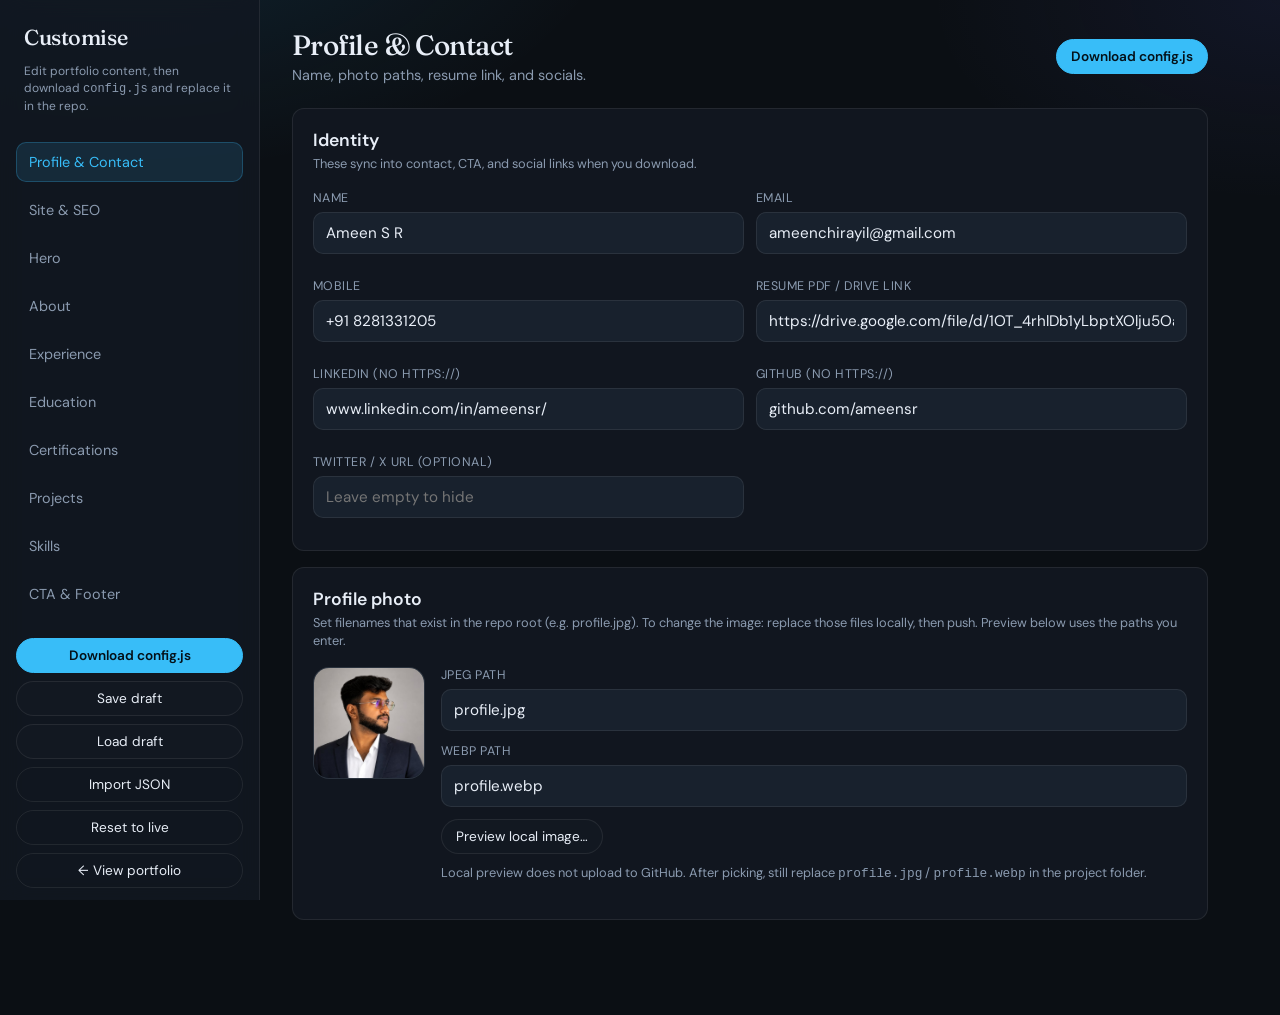
<file: admin/index.html>
<!DOCTYPE html>
<html lang="en">
<head>
    <meta charset="UTF-8">
    <meta name="viewport" content="width=device-width, initial-scale=1.0">
    <title>Portfolio Customisation</title>
    <link rel="preconnect" href="https://fonts.googleapis.com">
    <link rel="preconnect" href="https://fonts.gstatic.com" crossorigin>
    <link href="https://fonts.googleapis.com/css2?family=DM+Sans:opsz,wght@9..40,400;9..40,500;9..40,600&family=Fraunces:opsz,wght@9..144,500;9..144,600&display=swap" rel="stylesheet">
    <link rel="stylesheet" href="admin.css">
</head>
<body>
    <aside class="sidebar">
        <p class="brand">Customise</p>
        <p class="brand-sub">Edit portfolio content, then download <code>config.js</code> and replace it in the repo.</p>
        <button type="button" class="nav-btn active" data-panel="profile">Profile &amp; Contact</button>
        <button type="button" class="nav-btn" data-panel="site">Site &amp; SEO</button>
        <button type="button" class="nav-btn" data-panel="hero">Hero</button>
        <button type="button" class="nav-btn" data-panel="about">About</button>
        <button type="button" class="nav-btn" data-panel="experience">Experience</button>
        <button type="button" class="nav-btn" data-panel="education">Education</button>
        <button type="button" class="nav-btn" data-panel="certs">Certifications</button>
        <button type="button" class="nav-btn" data-panel="projects">Projects</button>
        <button type="button" class="nav-btn" data-panel="skills">Skills</button>
        <button type="button" class="nav-btn" data-panel="cta">CTA &amp; Footer</button>
        <div class="sidebar-actions">
            <button type="button" class="btn btn-primary" id="btn-download">Download config.js</button>
            <button type="button" class="btn" id="btn-save-draft">Save draft</button>
            <button type="button" class="btn" id="btn-load-draft">Load draft</button>
            <button type="button" class="btn btn-ghost" id="btn-import">Import JSON</button>
            <button type="button" class="btn btn-ghost" id="btn-reset">Reset to live</button>
            <a class="btn btn-ghost" href="../index.html" style="text-align:center;">← View portfolio</a>
        </div>
    </aside>

    <main class="main">
        <div class="topbar">
            <div>
                <h1 id="panel-title">Profile &amp; Contact</h1>
                <p id="panel-desc">Name, photo paths, resume link, and socials.</p>
            </div>
            <div class="actions">
                <button type="button" class="btn btn-primary" id="btn-download-top">Download config.js</button>
            </div>
        </div>

        <!-- PROFILE -->
        <section class="panel active" id="panel-profile">
            <div class="card">
                <h2>Identity</h2>
                <p class="hint">These sync into contact, CTA, and social links when you download.</p>
                <div class="grid-2">
                    <label class="field">Name<input type="text" data-path="common.name"></label>
                    <label class="field">Email<input type="email" data-path="common.email"></label>
                    <label class="field">Mobile<input type="text" data-path="common.mobile"></label>
                    <label class="field">Resume PDF / Drive link<input type="url" data-path="common.resumeLink"></label>
                    <label class="field">LinkedIn (no https://)<input type="text" data-path="common.linkedin" placeholder="www.linkedin.com/in/..."></label>
                    <label class="field">GitHub (no https://)<input type="text" data-path="common.github" placeholder="github.com/..."></label>
                    <label class="field">Twitter / X URL (optional)<input type="text" data-path="common.twitter" placeholder="Leave empty to hide"></label>
                </div>
            </div>
            <div class="card">
                <h2>Profile photo</h2>
                <p class="hint">Set filenames that exist in the repo root (e.g. profile.jpg). To change the image: replace those files locally, then push. Preview below uses the paths you enter.</p>
                <div class="photo-row">
                    <img id="photo-preview" class="photo-preview" src="../profile.jpg" alt="Profile preview">
                    <div style="flex:1; min-width:220px;">
                        <label class="field">JPEG path<input type="text" data-path="config.profilePicture" id="photo-jpg"></label>
                        <label class="field">WebP path<input type="text" data-path="config.profilePictureWebp" id="photo-webp"></label>
                        <input type="file" id="photo-file" class="hidden-file" accept="image/*">
                        <button type="button" class="btn" id="btn-pick-photo">Preview local image…</button>
                        <p class="hint" style="margin-top:10px;">Local preview does not upload to GitHub. After picking, still replace <code>profile.jpg</code> / <code>profile.webp</code> in the project folder.</p>
                    </div>
                </div>
            </div>
        </section>

        <!-- SITE -->
        <section class="panel" id="panel-site">
            <div class="card">
                <h2>SEO &amp; branding</h2>
                <p class="hint">Browser title, meta tags, and Open Graph.</p>
                <label class="field">Display name (nav)<input type="text" data-path="config.site.name"></label>
                <label class="field">Page title<input type="text" data-path="config.site.title"></label>
                <label class="field">Meta description<textarea data-path="config.site.description"></textarea></label>
                <div class="grid-2">
                    <label class="field">Author<input type="text" data-path="config.site.author"></label>
                    <label class="field">OG title<input type="text" data-path="config.site.ogTitle"></label>
                </div>
                <label class="field">OG description<textarea data-path="config.site.ogDescription"></textarea></label>
                <div class="grid-2">
                    <label class="field">Site URL<input type="url" data-path="config.site.ogUrl"></label>
                    <label class="field">OG image URL<input type="url" data-path="config.site.ogImage"></label>
                </div>
            </div>
        </section>

        <!-- HERO -->
        <section class="panel" id="panel-hero">
            <div class="card">
                <h2>Hero content</h2>
                <p class="hint">HTML allowed in title and description (e.g. &lt;br&gt;, &lt;span&gt;).</p>
                <label class="field">Eyebrow<input type="text" data-path="config.hero.eyebrow"></label>
                <label class="field">Title HTML<textarea class="tall" data-path="config.hero.titleHtml"></textarea></label>
                <label class="field">Description HTML<textarea data-path="config.hero.description"></textarea></label>
                <div class="grid-2">
                    <label class="field">Primary CTA label<input type="text" data-path="config.hero.primaryCta.label"></label>
                    <label class="field">Primary CTA link<input type="text" data-path="config.hero.primaryCta.href"></label>
                    <label class="field">Secondary CTA label<input type="text" data-path="config.hero.secondaryCta.label"></label>
                    <label class="field">Left label<input type="text" data-path="config.hero.labelLeft"></label>
                    <label class="field">Right label<input type="text" data-path="config.hero.labelRight"></label>
                </div>
                <label class="field">Tools marquee (comma-separated)<input type="text" id="hero-tools" placeholder="CYPRESS, SELENIUM, ..."></label>
            </div>
        </section>

        <!-- ABOUT -->
        <section class="panel" id="panel-about">
            <div class="card">
                <h2>About me</h2>
                <label class="field">Title HTML<textarea data-path="config.aboutMe.title"></textarea></label>
                <label class="field">Description HTML<textarea class="tall" data-path="config.aboutMe.description"></textarea></label>
            </div>
        </section>

        <!-- EXPERIENCE -->
        <section class="panel" id="panel-experience">
            <div class="card">
                <h2>Experience</h2>
                <p class="hint">One job per card. Put each bullet on its own line. HTML like &lt;strong&gt; is allowed.</p>
                <div id="experience-list"></div>
                <button type="button" class="btn btn-primary" id="btn-add-experience">+ Add experience</button>
            </div>
        </section>

        <!-- EDUCATION -->
        <section class="panel" id="panel-education">
            <div class="card">
                <h2>Education</h2>
                <p class="hint">Add multiple degrees if needed. Leave CGPA empty to hide the badge.</p>
                <div id="education-list"></div>
                <button type="button" class="btn btn-primary" id="btn-add-education">+ Add education</button>
            </div>
        </section>

        <!-- CERTS -->
        <section class="panel" id="panel-certs">
            <div class="card">
                <h2>Certifications</h2>
                <p class="hint">Optional link opens the certificate (Drive, Credly, etc.).</p>
                <div id="certs-list"></div>
                <button type="button" class="btn btn-primary" id="btn-add-cert">+ Add certification</button>
            </div>
        </section>

        <!-- PROJECTS -->
        <section class="panel" id="panel-projects">
            <div class="card">
                <h2>Projects</h2>
                <div id="projects-list"></div>
                <button type="button" class="btn btn-primary" id="btn-add-project">+ Add project</button>
            </div>
        </section>

        <!-- SKILLS -->
        <section class="panel" id="panel-skills">
            <div class="card">
                <h2>Skills</h2>
                <label class="field">Subtitle<input type="text" data-path="config.softwareSubtitle"></label>
                <p class="hint">Skills: comma-separated. Color: sky, cyan, orange, purple, blue, pink.</p>
                <div id="skills-list"></div>
                <button type="button" class="btn btn-primary" id="btn-add-skill">+ Add skill category</button>
            </div>
        </section>

        <!-- CTA -->
        <section class="panel" id="panel-cta">
            <div class="card">
                <h2>Call to action</h2>
                <label class="field">Title HTML<textarea data-path="config.cta.title"></textarea></label>
                <label class="field">Subtitle<input type="text" data-path="config.cta.subtitle"></label>
                <label class="field">Description HTML<textarea data-path="config.cta.description"></textarea></label>
                <div class="grid-2">
                    <label class="field">Micro-interaction
                        <select data-path="config.cta.activeMicroInteraction">
                            <option value="bugPortal">Bug portal</option>
                            <option value="systemOrb">System orb</option>
                        </select>
                    </label>
                    <label class="field">Notice text<input type="text" data-path="config.cta.noticePeriod"></label>
                </div>
                <label class="check-row"><input type="checkbox" data-path="config.cta.showNoticePeriod"> Show notice period / status line</label>
                <label class="check-row"><input type="checkbox" data-path="config.cta.noticeBubble.isVisible"> Show notice bubble</label>
                <label class="field">Bubble text<input type="text" data-path="config.cta.noticeBubble.text"></label>
                <div class="grid-2">
                    <label class="field">Email button label<input type="text" data-path="config.cta.buttonLabels.email"></label>
                    <label class="field">LinkedIn button label<input type="text" data-path="config.cta.buttonLabels.linkedin"></label>
                    <label class="field">Resume button label<input type="text" data-path="config.cta.buttonLabels.resume"></label>
                </div>
            </div>
            <div class="card">
                <h2>Contact section &amp; footer</h2>
                <label class="check-row"><input type="checkbox" data-path="config.contactSection.isVisible"> Show contact section</label>
                <label class="field">Footer text<input type="text" data-path="config.site.footerText"></label>
            </div>
        </section>
    </main>

    <div class="toast" id="toast"></div>
    <input type="file" id="import-file" class="hidden-file" accept=".json,.js,application/json,text/javascript">

    <script src="../config.js"></script>
    <script src="admin.js"></script>
</body>
</html>
</file>
<file: admin/admin.css>
:root {
    --bg: #0b0f14;
    --panel: #121821;
    --panel-2: #18212d;
    --border: rgba(255, 255, 255, 0.08);
    --text: #e8eef7;
    --muted: #8b9bb0;
    --accent: #38bdf8;
    --danger: #f87171;
    --ok: #34d399;
    --radius: 12px;
    --font: "DM Sans", system-ui, sans-serif;
    --display: "Fraunces", Georgia, serif;
}

* { box-sizing: border-box; }

html, body {
    margin: 0;
    min-height: 100%;
    background:
        radial-gradient(900px 500px at 10% -10%, rgba(56, 189, 248, 0.12), transparent 55%),
        radial-gradient(700px 400px at 100% 0%, rgba(99, 102, 241, 0.08), transparent 50%),
        var(--bg);
    color: var(--text);
    font-family: var(--font);
}

body { display: flex; min-height: 100vh; }

a { color: var(--accent); text-decoration: none; }
a:hover { text-decoration: underline; }

.sidebar {
    width: 260px;
    flex-shrink: 0;
    border-right: 1px solid var(--border);
    background: rgba(18, 24, 33, 0.85);
    backdrop-filter: blur(12px);
    padding: 24px 16px;
    display: flex;
    flex-direction: column;
    gap: 8px;
    position: sticky;
    top: 0;
    height: 100vh;
    overflow-y: auto;
}

.brand {
    font-family: var(--display);
    font-size: 1.35rem;
    font-weight: 500;
    margin: 0 8px 4px;
    letter-spacing: -0.02em;
}

.brand-sub {
    color: var(--muted);
    font-size: 0.75rem;
    margin: 0 8px 20px;
    line-height: 1.4;
}

.nav-btn {
    appearance: none;
    border: 1px solid transparent;
    background: transparent;
    color: var(--muted);
    text-align: left;
    padding: 10px 12px;
    border-radius: 10px;
    cursor: pointer;
    font: inherit;
    font-size: 0.9rem;
    transition: 0.15s ease;
}

.nav-btn:hover { background: var(--panel-2); color: var(--text); }
.nav-btn.active {
    background: rgba(56, 189, 248, 0.12);
    border-color: rgba(56, 189, 248, 0.25);
    color: var(--accent);
}

.sidebar-actions {
    margin-top: auto;
    padding-top: 16px;
    display: flex;
    flex-direction: column;
    gap: 8px;
}

.main {
    flex: 1;
    padding: 28px 32px 80px;
    max-width: 980px;
}

.topbar {
    display: flex;
    flex-wrap: wrap;
    align-items: center;
    justify-content: space-between;
    gap: 12px;
    margin-bottom: 24px;
}

.topbar h1 {
    font-family: var(--display);
    font-size: 1.75rem;
    font-weight: 500;
    margin: 0;
    letter-spacing: -0.02em;
}

.topbar p {
    margin: 4px 0 0;
    color: var(--muted);
    font-size: 0.9rem;
}

.actions { display: flex; flex-wrap: wrap; gap: 8px; }

.btn {
    appearance: none;
    border: 1px solid var(--border);
    background: var(--panel);
    color: var(--text);
    border-radius: 999px;
    padding: 8px 14px;
    font: inherit;
    font-size: 0.85rem;
    cursor: pointer;
    transition: 0.15s ease;
}

.btn:hover { border-color: rgba(255, 255, 255, 0.2); }
.btn-primary {
    background: var(--accent);
    border-color: var(--accent);
    color: #041018;
    font-weight: 600;
}
.btn-primary:hover { filter: brightness(1.05); }
.btn-danger { color: var(--danger); border-color: rgba(248, 113, 113, 0.35); }
.btn-ghost { background: transparent; }

.panel {
    display: none;
    animation: fade 0.2s ease;
}
.panel.active { display: block; }

@keyframes fade {
    from { opacity: 0; transform: translateY(4px); }
    to { opacity: 1; transform: none; }
}

.card {
    background: rgba(18, 24, 33, 0.9);
    border: 1px solid var(--border);
    border-radius: var(--radius);
    padding: 20px;
    margin-bottom: 16px;
}

.card h2 {
    margin: 0 0 4px;
    font-size: 1.1rem;
    font-weight: 600;
}

.card .hint {
    color: var(--muted);
    font-size: 0.8rem;
    margin: 0 0 16px;
    line-height: 1.45;
}

.grid-2 {
    display: grid;
    grid-template-columns: 1fr 1fr;
    gap: 12px;
}

@media (max-width: 800px) {
    body { flex-direction: column; }
    .sidebar {
        width: 100%;
        height: auto;
        position: relative;
        border-right: none;
        border-bottom: 1px solid var(--border);
    }
    .sidebar-actions { margin-top: 12px; }
    .grid-2 { grid-template-columns: 1fr; }
    .main { padding: 20px 16px 60px; }
}

label.field {
    display: flex;
    flex-direction: column;
    gap: 6px;
    margin-bottom: 12px;
    font-size: 0.78rem;
    color: var(--muted);
    text-transform: uppercase;
    letter-spacing: 0.04em;
}

input, textarea, select {
    width: 100%;
    background: var(--panel-2);
    border: 1px solid var(--border);
    border-radius: 10px;
    color: var(--text);
    font: inherit;
    font-size: 0.95rem;
    padding: 10px 12px;
    text-transform: none;
    letter-spacing: normal;
}

textarea { min-height: 96px; resize: vertical; line-height: 1.5; }
textarea.tall { min-height: 160px; }
input:focus, textarea:focus, select:focus {
    outline: none;
    border-color: rgba(56, 189, 248, 0.45);
    box-shadow: 0 0 0 3px rgba(56, 189, 248, 0.12);
}

.check-row {
    display: flex;
    align-items: center;
    gap: 10px;
    margin-bottom: 12px;
    color: var(--text);
    font-size: 0.9rem;
    text-transform: none;
    letter-spacing: normal;
}

.check-row input { width: auto; }

.list-item {
    border: 1px solid var(--border);
    border-radius: 12px;
    padding: 14px;
    margin-bottom: 12px;
    background: rgba(255, 255, 255, 0.02);
}

.list-item-head {
    display: flex;
    justify-content: space-between;
    align-items: center;
    gap: 8px;
    margin-bottom: 10px;
}

.list-item-head strong {
    font-size: 0.95rem;
}

.list-tools {
    display: flex;
    gap: 6px;
    flex-wrap: wrap;
}

.photo-row {
    display: flex;
    gap: 16px;
    align-items: flex-start;
    flex-wrap: wrap;
}

.photo-preview {
    width: 112px;
    height: 112px;
    border-radius: 16px;
    object-fit: cover;
    border: 1px solid var(--border);
    background: var(--panel-2);
}

.toast {
    position: fixed;
    bottom: 20px;
    right: 20px;
    background: var(--panel);
    border: 1px solid rgba(56, 189, 248, 0.35);
    color: var(--text);
    padding: 12px 16px;
    border-radius: 12px;
    box-shadow: 0 10px 40px rgba(0, 0, 0, 0.4);
    opacity: 0;
    pointer-events: none;
    transform: translateY(8px);
    transition: 0.2s ease;
    z-index: 50;
    max-width: min(360px, calc(100vw - 32px));
    font-size: 0.9rem;
}

.toast.show {
    opacity: 1;
    transform: none;
}

.toast.ok { border-color: rgba(52, 211, 153, 0.4); }
.toast.err { border-color: rgba(248, 113, 113, 0.45); }

.hidden-file { display: none; }

.bullet-list textarea { min-height: 140px; font-family: ui-monospace, SFMono-Regular, Menlo, Consolas, monospace; font-size: 0.85rem; }
</file>
